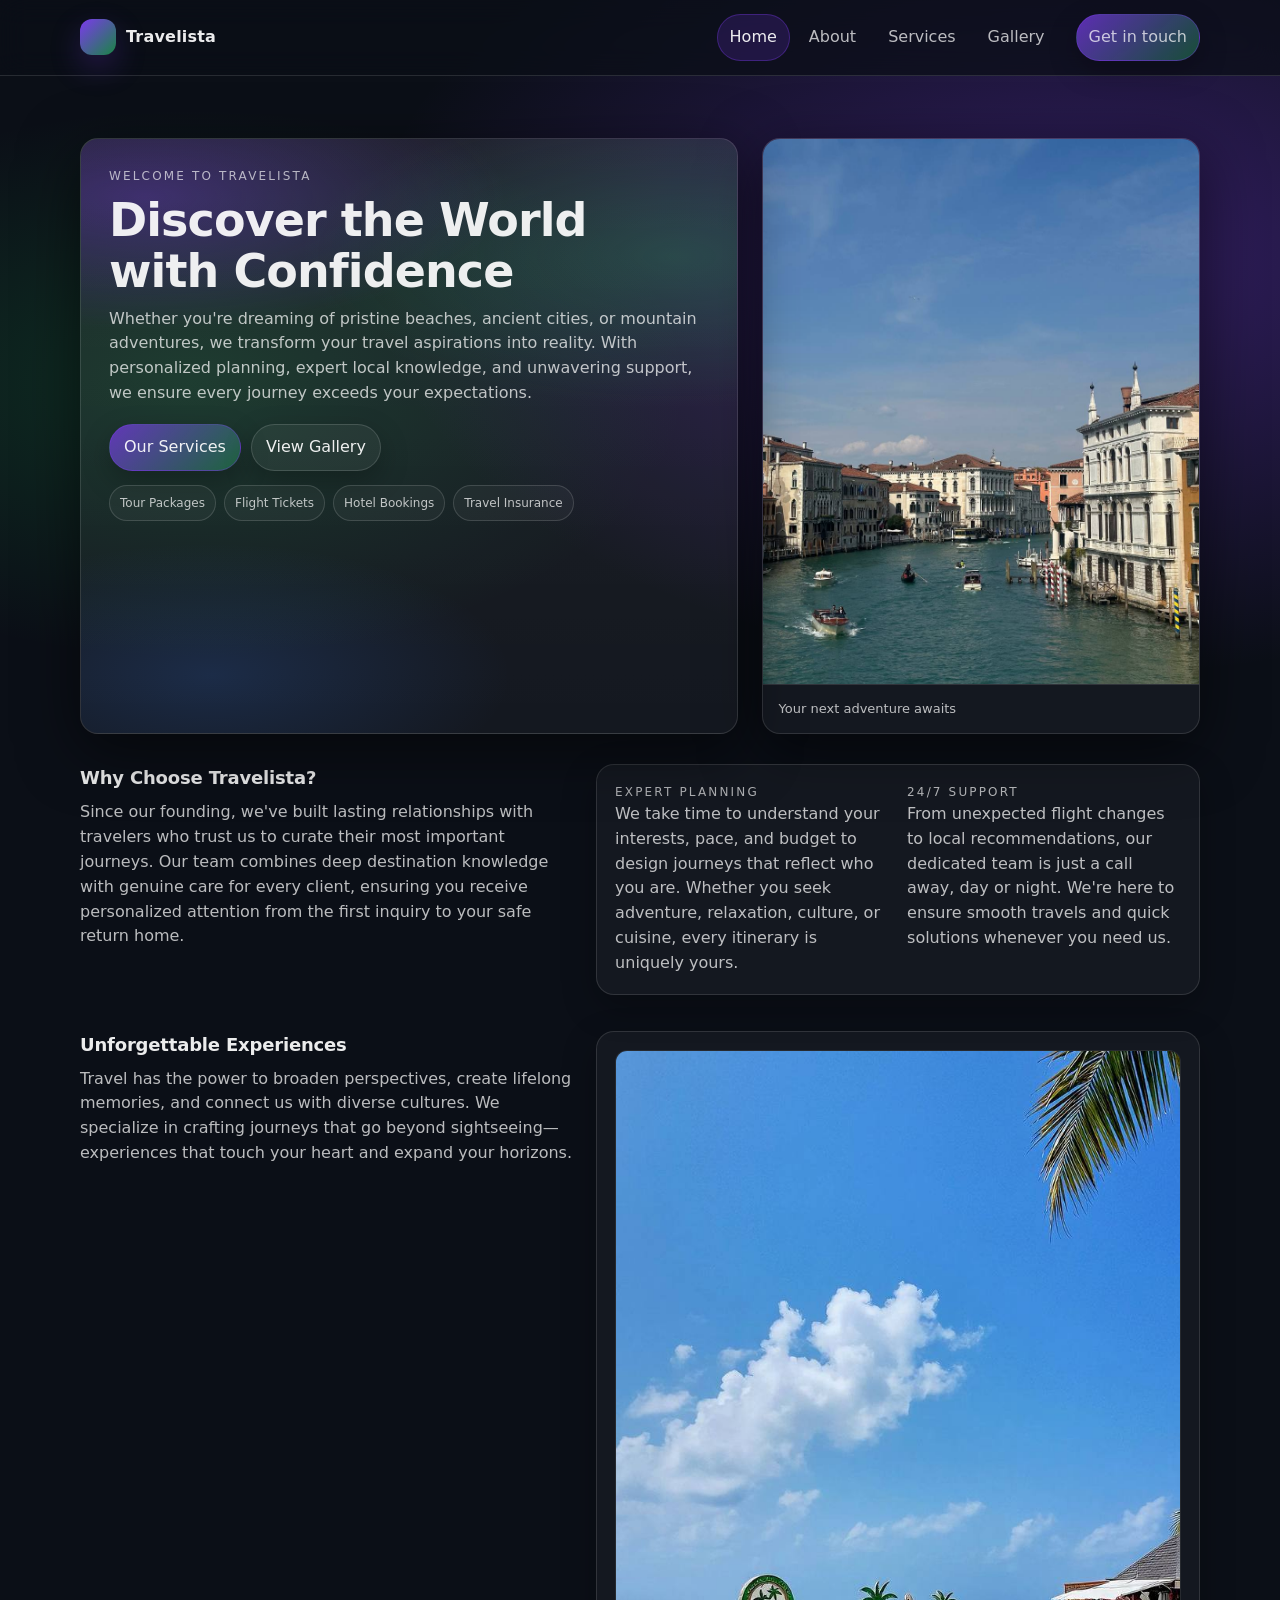
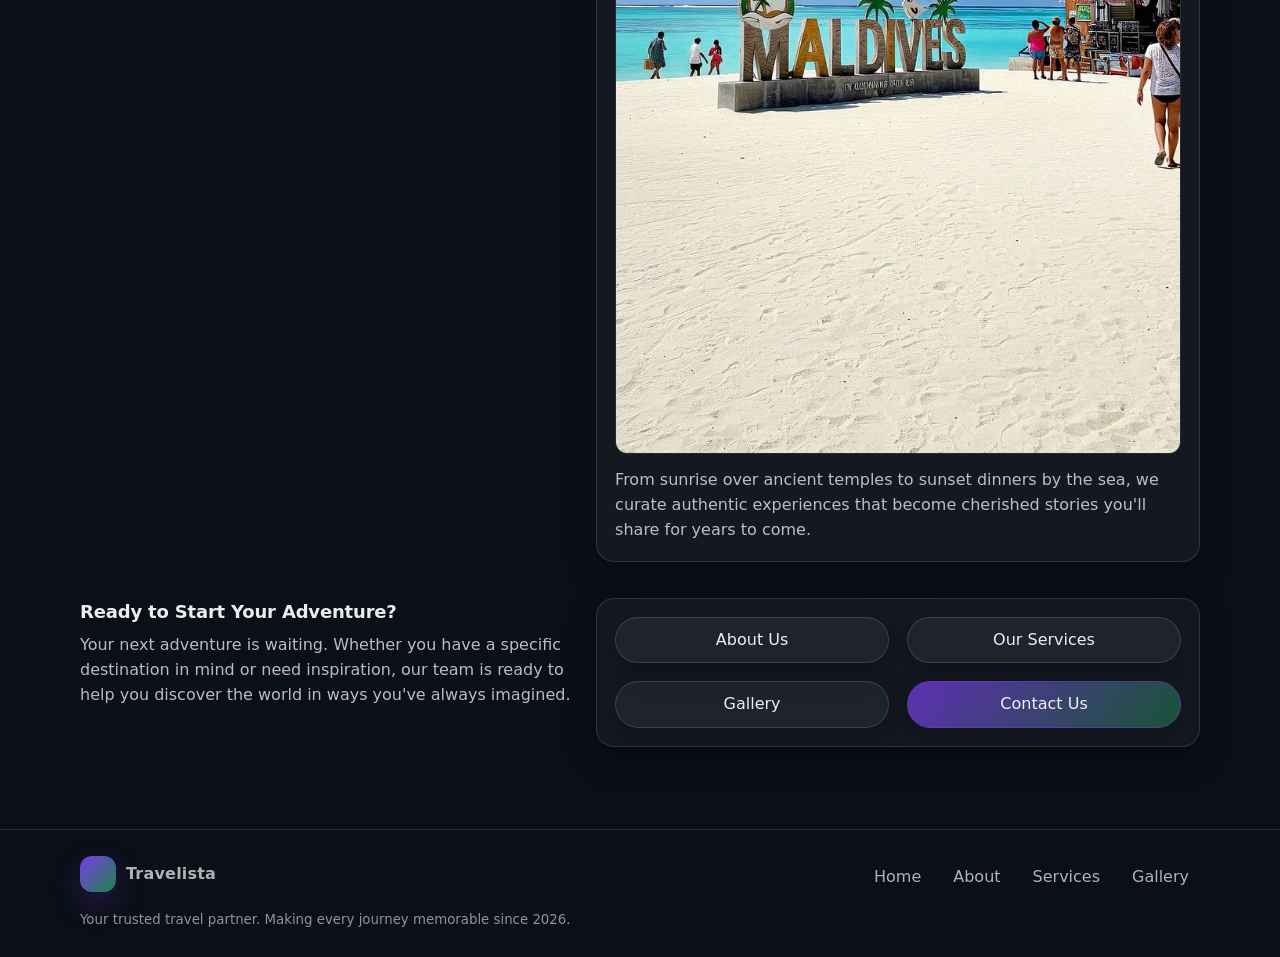
<file: index.html>
<!doctype html>
<html lang="en">
  <head>
    <meta charset="utf-8" />
    <meta name="viewport" content="width=device-width,initial-scale=1" />
    <title>Travelista — Your Journey Begins Here</title>
    <link rel="stylesheet" href="assets/css/styles.css" />
  </head>
  <body>
    <a class="skip-link" href="#content">Skip to content</a>

    <header class="site-header">
      <div class="container header-inner">
        <a class="brand" href="index.html">
          <span class="brand-mark" aria-hidden="true"></span>
          <span>Travelista</span>
        </a>

        <nav class="nav" data-site-nav aria-label="Primary">
          <button class="button menu-button" type="button" data-menu-button aria-expanded="false" aria-controls="nav-links">
            <span class="menu-icon" aria-hidden="true"><span></span><span></span><span></span></span>
            <span>Menu</span>
          </button>

          <div class="nav-links" id="nav-links" data-nav-links>
            <a href="index.html">Home</a>
            <a href="pages/about.html">About</a>
            <a href="pages/services.html">Services</a>
            <a href="pages/gallery.html">Gallery</a>
          </div>

          <div class="nav-cta">
            <a class="button primary" data-navigate="pages/about.html#contact" role="button">Get in touch</a>
          </div>
        </nav>
      </div>
    </header>

    <main class="main" id="content">
      <section class="hero">
        <div class="container hero-grid">
          <div class="hero-card">
            <div class="kicker">Welcome to Travelista</div>
            <h1 class="h1">Discover the World with Confidence</h1>
            <p class="lead">
              Whether you're dreaming of pristine beaches, ancient cities, or mountain adventures, we transform your travel aspirations into reality. With personalized planning, expert local knowledge, and unwavering support, we ensure every journey exceeds your expectations.
            </p>
            <div class="hero-actions">
              <a class="button primary" data-navigate="pages/services.html" role="button">Our Services</a>
              <a class="button" data-navigate="pages/gallery.html" role="button">View Gallery</a>
            </div>
            <div class="tag-row" aria-label="Highlights">
              <span class="tag">Tour Packages</span>
              <span class="tag">Flight Tickets</span>
              <span class="tag">Hotel Bookings</span>
              <span class="tag">Travel Insurance</span>
            </div>
          </div>

          <aside class="hero-aside" aria-label="Featured image">
            <img
              src="assets/images/hero-main.jpeg"
              alt="Beautiful travel destination"
              loading="lazy"
            />
            <div class="aside-meta">Your next adventure awaits</div>
          </aside>
        </div>
      </section>

      <section class="section" id="sections">
        <div class="container">
          <div class="section-grid">
            <div>
              <h2 class="section-title">Why Choose Travelista?</h2>
              <p class="section-text">
                Since our founding, we've built lasting relationships with travelers who trust us to curate their most important journeys. Our team combines deep destination knowledge with genuine care for every client, ensuring you receive personalized attention from the first inquiry to your safe return home.
              </p>
            </div>
            <div class="card">
              <div class="split">
                <div>
                  <div class="kicker">Expert Planning</div>
                  <p class="section-text">
                    We take time to understand your interests, pace, and budget to design journeys that reflect who you are. Whether you seek adventure, relaxation, culture, or cuisine, every itinerary is uniquely yours.
                  </p>
                </div>
                <div>
                  <div class="kicker">24/7 Support</div>
                  <p class="section-text">
                    From unexpected flight changes to local recommendations, our dedicated team is just a call away, day or night. We're here to ensure smooth travels and quick solutions whenever you need us.
                  </p>
                </div>
              </div>
            </div>
          </div>
        </div>
      </section>

      <section class="section">
        <div class="container">
          <div class="section-grid">
            <div>
              <h2 class="section-title">Unforgettable Experiences</h2>
              <p class="section-text">
                Travel has the power to broaden perspectives, create lifelong memories, and connect us with diverse cultures. We specialize in crafting journeys that go beyond sightseeing—experiences that touch your heart and expand your horizons.
              </p>
            </div>
            <div class="card">
              <div class="media">
                <img
                  src="assets/images/travel-1.jpeg"
                  alt="Beautiful travel destination"
                  loading="lazy"
                />
              </div>
              <div style="height: 14px"></div>
              <p class="section-text">
                From sunrise over ancient temples to sunset dinners by the sea, we curate authentic experiences that become cherished stories you'll share for years to come.
              </p>
            </div>
          </div>
        </div>
      </section>

      <section class="section">
        <div class="container">
          <div class="section-grid">
            <div>
              <h2 class="section-title">Ready to Start Your Adventure?</h2>
              <p class="section-text">
                Your next adventure is waiting. Whether you have a specific destination in mind or need inspiration, our team is ready to help you discover the world in ways you've always imagined.
              </p>
            </div>
            <div class="card">
              <div class="split">
                <a class="button" data-navigate="pages/about.html" role="button">About Us</a>
                <a class="button" data-navigate="pages/services.html" role="button">Our Services</a>
                <a class="button" data-navigate="pages/gallery.html" role="button">Gallery</a>
                <a class="button primary" data-navigate="pages/about.html#contact" role="button">Contact Us</a>
              </div>
            </div>
          </div>
        </div>
      </section>
    </main>

    <footer class="footer">
      <div class="container footer-grid">
        <div>
          <div class="brand">
            <span class="brand-mark" aria-hidden="true"></span>
            <span>Travelista</span>
          </div>
          <small>Your trusted travel partner. Making every journey memorable since 2026.</small>
        </div>
        <div class="footer-links" aria-label="Footer links">
          <a href="index.html">Home</a>
          <a href="pages/about.html">About</a>
          <a href="pages/services.html">Services</a>
          <a href="pages/gallery.html">Gallery</a>
        </div>
      </div>
    </footer>

    <script src="assets/js/main.js"></script>
  </body>
</html>
</file>
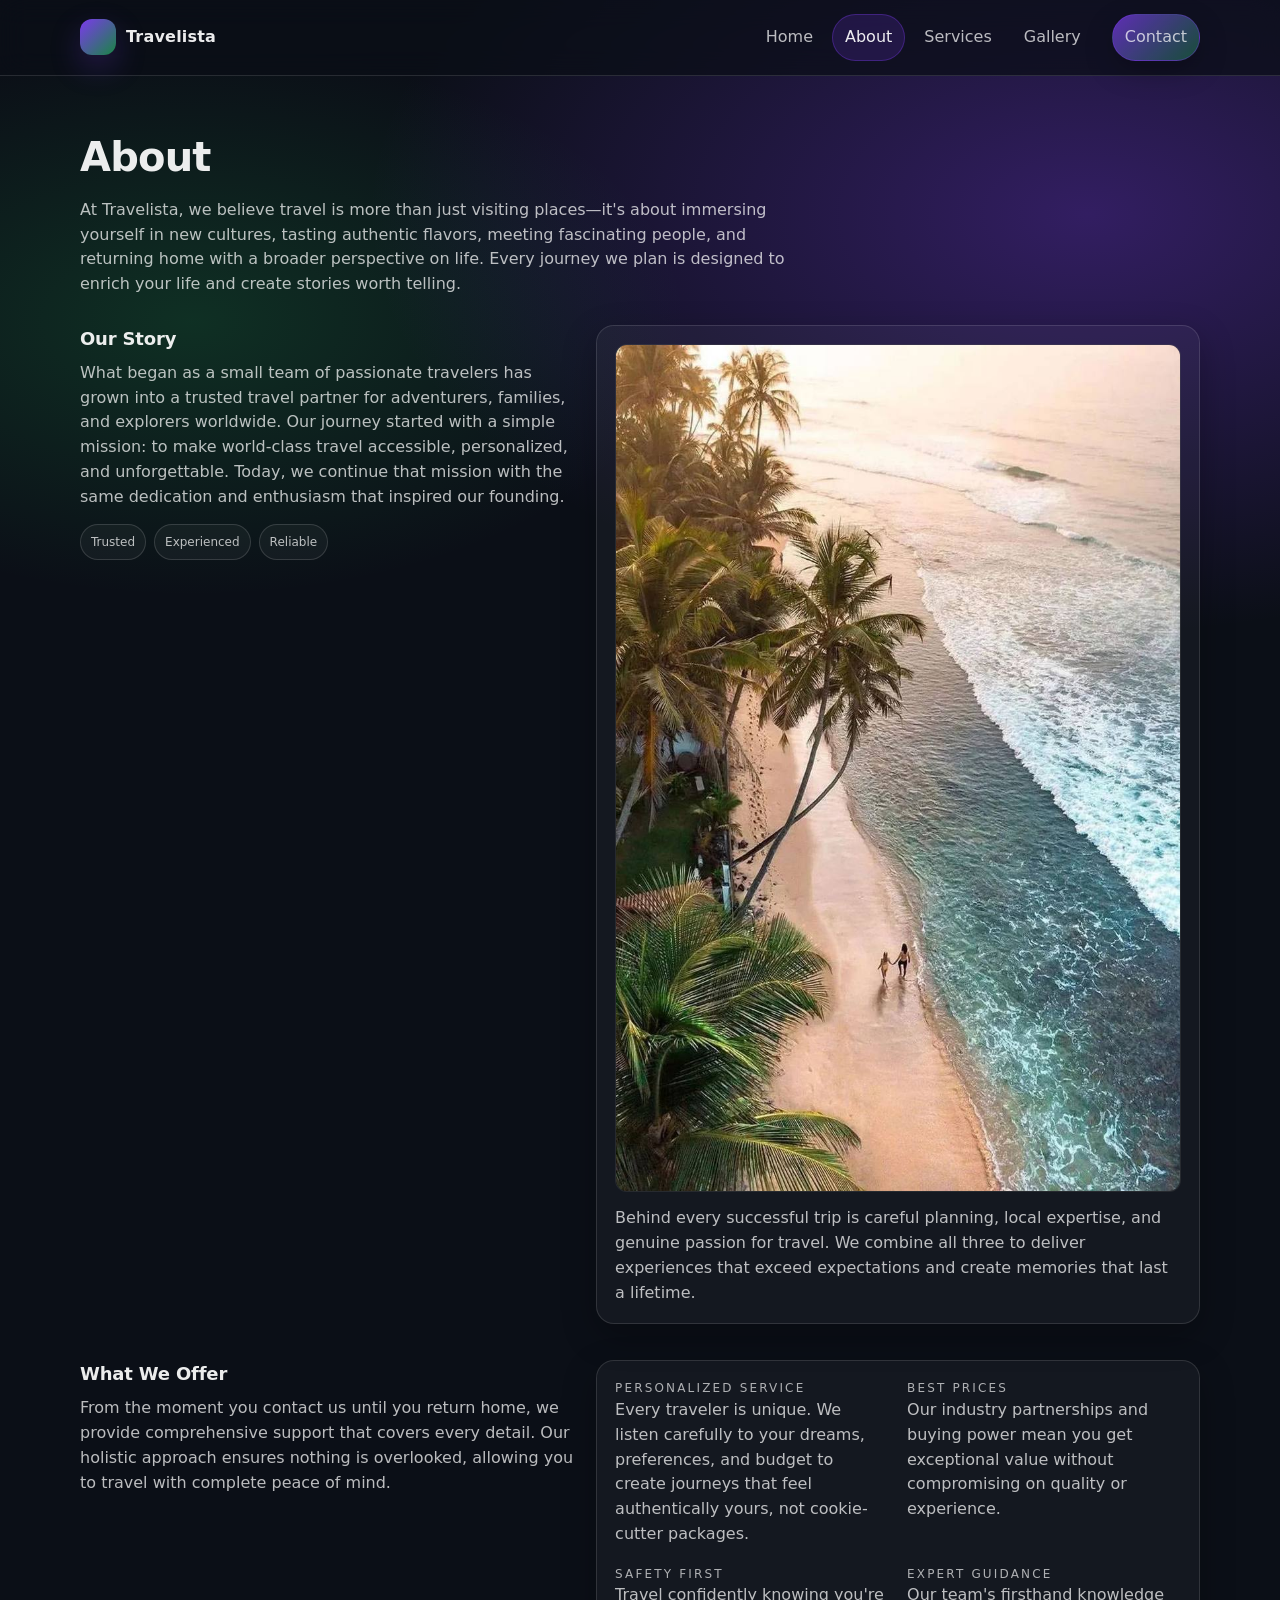
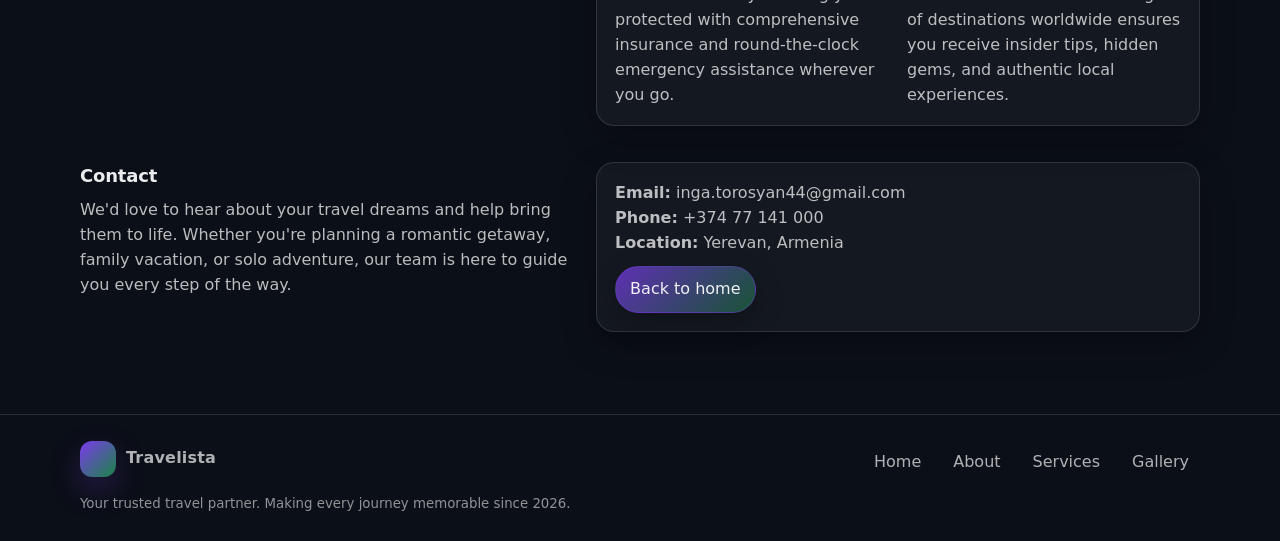
<file: pages/about.html>
<!doctype html>
<html lang="en">
  <head>
    <meta charset="utf-8" />
    <meta name="viewport" content="width=device-width,initial-scale=1" />
    <title>Travelista — About</title>
    <link rel="stylesheet" href="../assets/css/styles.css" />
  </head>
  <body>
    <a class="skip-link" href="#content">Skip to content</a>

    <header class="site-header">
      <div class="container header-inner">
        <a class="brand" href="../index.html">
          <span class="brand-mark" aria-hidden="true"></span>
          <span>Travelista</span>
        </a>

        <nav class="nav" data-site-nav aria-label="Primary">
          <button class="button menu-button" type="button" data-menu-button aria-expanded="false" aria-controls="nav-links">
            <span class="menu-icon" aria-hidden="true"><span></span><span></span><span></span></span>
            <span>Menu</span>
          </button>

          <div class="nav-links" id="nav-links" data-nav-links>
            <a href="../index.html">Home</a>
            <a href="about.html">About</a>
            <a href="services.html">Services</a>
            <a href="gallery.html">Gallery</a>
          </div>

          <div class="nav-cta">
            <a class="button primary" data-navigate="#contact" role="button">Contact</a>
          </div>
        </nav>
      </div>
    </header>

    <main class="main" id="content">
      <section class="page-title">
        <div class="container">
          <h1>About</h1>
          <p>
            At Travelista, we believe travel is more than just visiting places—it's about immersing yourself in new cultures, 
            tasting authentic flavors, meeting fascinating people, and returning home with a broader perspective on life. 
            Every journey we plan is designed to enrich your life and create stories worth telling.
          </p>
        </div>
      </section>

      <section class="section">
        <div class="container">
          <div class="section-grid">
            <div>
              <h2 class="section-title">Our Story</h2>
              <p class="section-text">
                What began as a small team of passionate travelers has grown into a trusted travel partner for adventurers, 
                families, and explorers worldwide. Our journey started with a simple mission: to make world-class travel 
                accessible, personalized, and unforgettable. Today, we continue that mission with the same dedication and 
                enthusiasm that inspired our founding.
              </p>
              <div class="tag-row">
                <span class="tag">Trusted</span>
                <span class="tag">Experienced</span>
                <span class="tag">Reliable</span>
              </div>
            </div>
            <div class="card">
              <div class="media">
                <img
                  src="../assets/images/travel-2.jpeg"
                  alt="Travel destination"
                  loading="lazy"
                />
              </div>
              <div style="height: 14px"></div>
              <p class="section-text">
                Behind every successful trip is careful planning, local expertise, and genuine passion for travel. 
                We combine all three to deliver experiences that exceed expectations and create memories that last a lifetime.
              </p>
            </div>
          </div>
        </div>
      </section>

      <section class="section">
        <div class="container">
          <div class="section-grid">
            <div>
              <h2 class="section-title">What We Offer</h2>
              <p class="section-text">
                From the moment you contact us until you return home, we provide comprehensive support that covers every detail. 
                Our holistic approach ensures nothing is overlooked, allowing you to travel with complete peace of mind.
              </p>
            </div>
            <div class="card">
              <div class="split">
                <div>
                  <div class="kicker">Personalized Service</div>
                  <p class="section-text">Every traveler is unique. We listen carefully to your dreams, preferences, and budget to create journeys that feel authentically yours, not cookie-cutter packages.</p>
                </div>
                <div>
                  <div class="kicker">Best Prices</div>
                  <p class="section-text">Our industry partnerships and buying power mean you get exceptional value without compromising on quality or experience.</p>
                </div>
                <div>
                  <div class="kicker">Safety First</div>
                  <p class="section-text">Travel confidently knowing you're protected with comprehensive insurance and round-the-clock emergency assistance wherever you go.</p>
                </div>
                <div>
                  <div class="kicker">Expert Guidance</div>
                  <p class="section-text">Our team's firsthand knowledge of destinations worldwide ensures you receive insider tips, hidden gems, and authentic local experiences.</p>
                </div>
              </div>
            </div>
          </div>
        </div>
      </section>

      <section class="section" id="contact">
        <div class="container">
          <div class="section-grid">
            <div>
              <h2 class="section-title">Contact</h2>
              <p class="section-text">
                We'd love to hear about your travel dreams and help bring them to life. Whether you're planning a romantic getaway, 
                family vacation, or solo adventure, our team is here to guide you every step of the way.
              </p>
            </div>
            <div class="card">
              <p class="section-text"><strong>Email:</strong> inga.torosyan44@gmail.com</p>
              <p class="section-text"><strong>Phone:</strong> +374 77 141 000</p>
              <p class="section-text"><strong>Location:</strong> Yerevan, Armenia</p>
              <div style="height: 10px"></div>
              <a class="button primary" data-navigate="../index.html" role="button">Back to home</a>
            </div>
          </div>
        </div>
      </section>
    </main>

    <footer class="footer">
      <div class="container footer-grid">
        <div>
          <div class="brand">
            <span class="brand-mark" aria-hidden="true"></span>
            <span>Travelista</span>
          </div>
          <small>Your trusted travel partner. Making every journey memorable since 2026.</small>
        </div>
        <div class="footer-links" aria-label="Footer links">
          <a href="../index.html">Home</a>
          <a href="about.html">About</a>
          <a href="services.html">Services</a>
          <a href="gallery.html">Gallery</a>
        </div>
      </div>
    </footer>

    <script src="../assets/js/main.js"></script>
  </body>
</html>
</file>
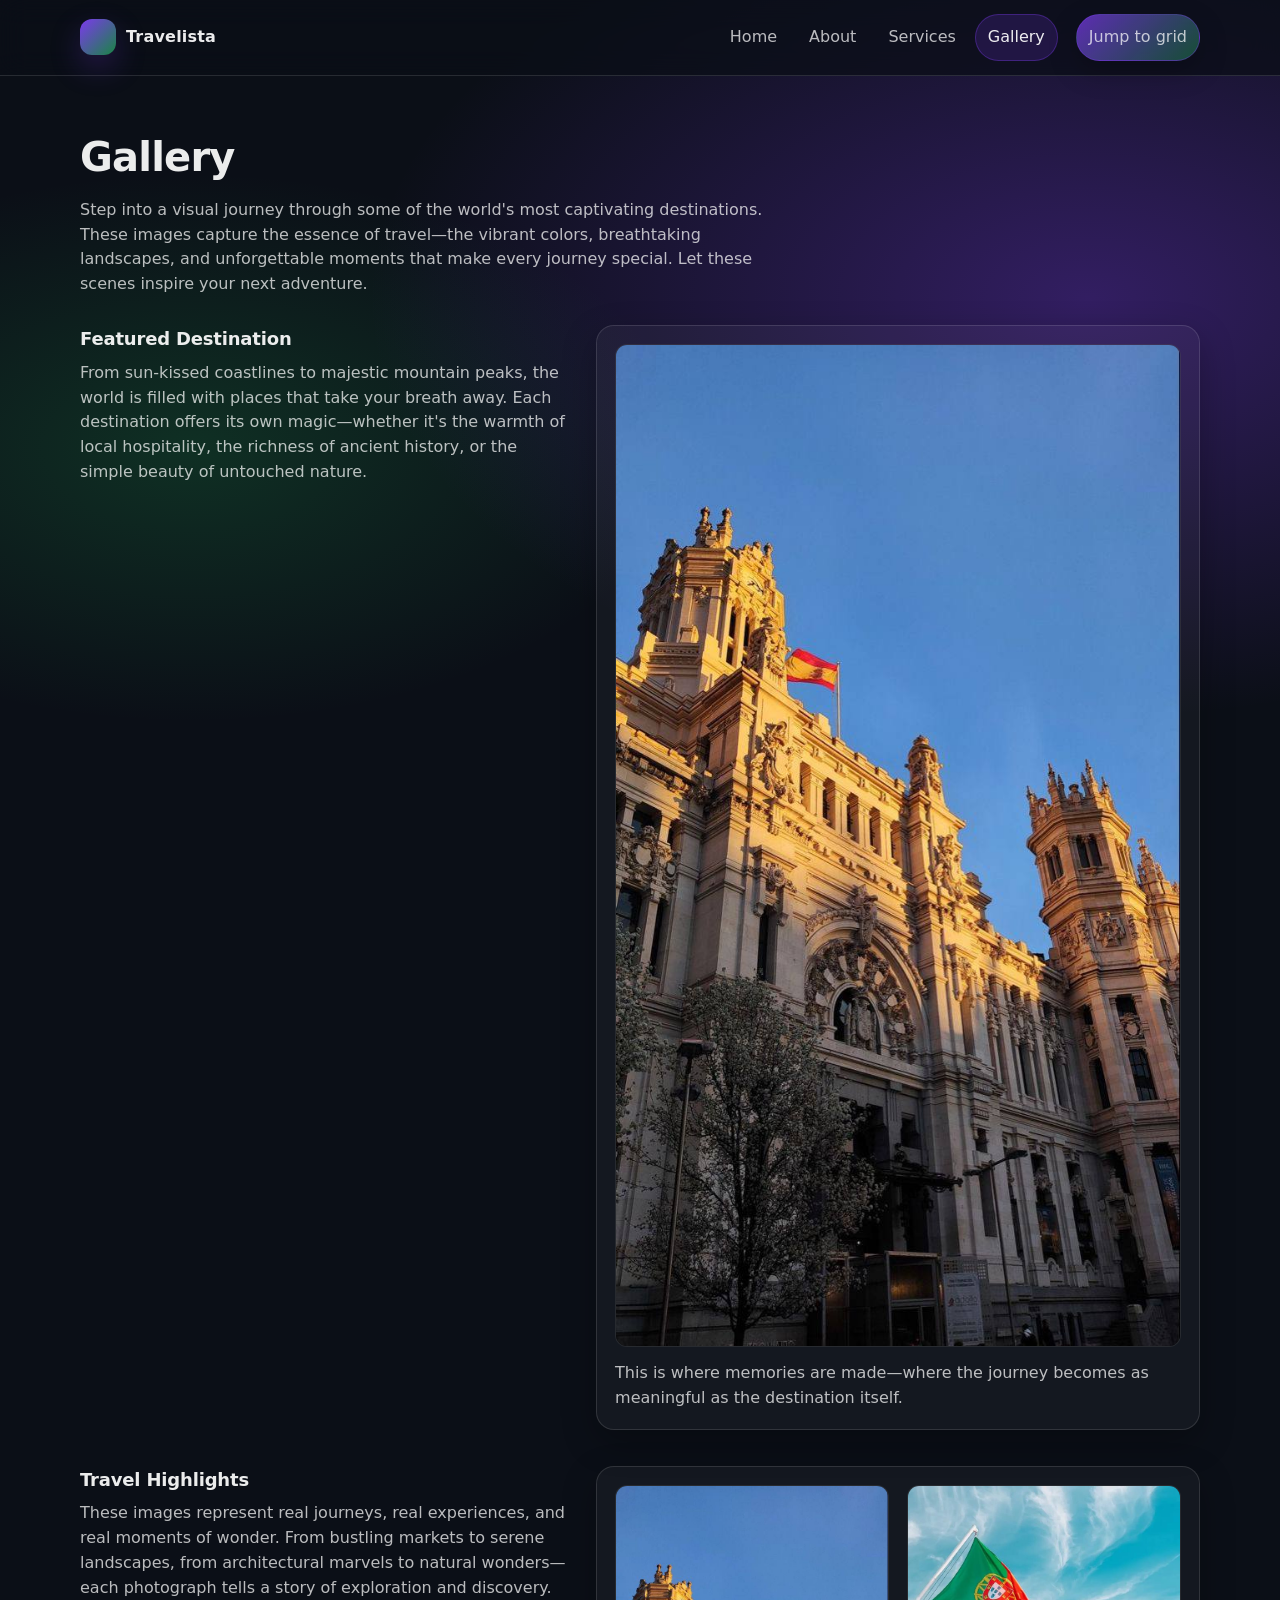
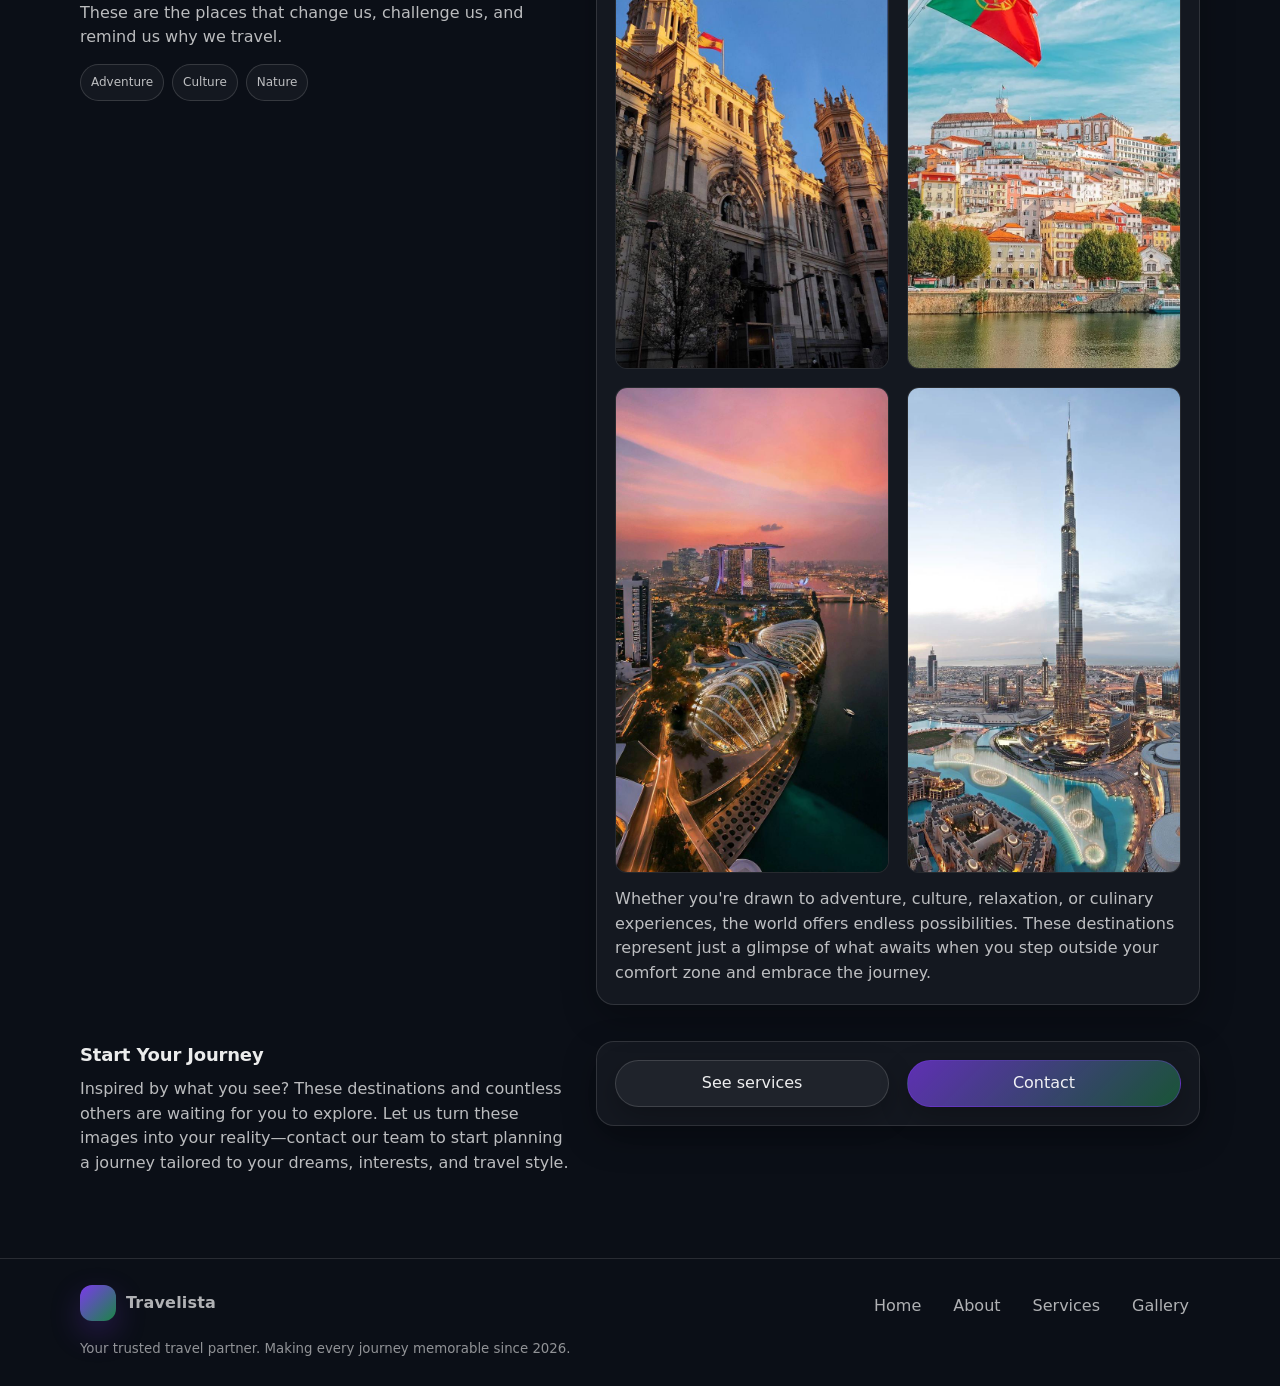
<file: pages/gallery.html>
<!doctype html>
<html lang="en">
  <head>
    <meta charset="utf-8" />
    <meta name="viewport" content="width=device-width,initial-scale=1" />
    <title>Travelista — Gallery</title>
    <link rel="stylesheet" href="../assets/css/styles.css" />
  </head>
  <body>
    <a class="skip-link" href="#content">Skip to content</a>

    <header class="site-header">
      <div class="container header-inner">
        <a class="brand" href="../index.html">
          <span class="brand-mark" aria-hidden="true"></span>
          <span>Travelista</span>
        </a>

        <nav class="nav" data-site-nav aria-label="Primary">
          <button class="button menu-button" type="button" data-menu-button aria-expanded="false" aria-controls="nav-links">
            <span class="menu-icon" aria-hidden="true"><span></span><span></span><span></span></span>
            <span>Menu</span>
          </button>

          <div class="nav-links" id="nav-links" data-nav-links>
            <a href="../index.html">Home</a>
            <a href="about.html">About</a>
            <a href="services.html">Services</a>
            <a href="gallery.html">Gallery</a>
          </div>

          <div class="nav-cta">
            <a class="button primary" data-navigate="#grid" role="button">Jump to grid</a>
          </div>
        </nav>
      </div>
    </header>

    <main class="main" id="content">
      <section class="page-title">
        <div class="container">
          <h1>Gallery</h1>
          <p>
            Step into a visual journey through some of the world's most captivating destinations. These images capture the essence of travel—the vibrant colors, breathtaking landscapes, and unforgettable moments that make every journey special. Let these scenes inspire your next adventure.
          </p>
        </div>
      </section>

      <section class="section">
        <div class="container">
          <div class="section-grid">
            <div>
              <h2 class="section-title">Featured Destination</h2>
              <p class="section-text">
                From sun-kissed coastlines to majestic mountain peaks, the world is filled with places that take your breath away. 
                Each destination offers its own magic—whether it's the warmth of local hospitality, the richness of ancient history, 
                or the simple beauty of untouched nature.
              </p>
            </div>
            <div class="card">
              <div class="media">
                <img
                  src="../assets/images/travel-3.jpeg"
                  alt="Featured travel destination"
                  loading="lazy"
                />
              </div>
              <div style="height: 14px"></div>
              <p class="section-text">This is where memories are made—where the journey becomes as meaningful as the destination itself.</p>
            </div>
          </div>
        </div>
      </section>

      <section class="section" id="grid">
        <div class="container">
          <div class="section-grid">
            <div>
              <h2 class="section-title">Travel Highlights</h2>
              <p class="section-text">
                These images represent real journeys, real experiences, and real moments of wonder. From bustling markets to serene landscapes, 
                from architectural marvels to natural wonders—each photograph tells a story of exploration and discovery. 
                These are the places that change us, challenge us, and remind us why we travel.
              </p>
              <div class="tag-row">
                <span class="tag">Adventure</span>
                <span class="tag">Culture</span>
                <span class="tag">Nature</span>
              </div>
            </div>
            <div class="card">
              <div class="split">
                <div class="media">
                  <img
                    src="../assets/images/travel-3.jpeg"
                    alt="Travel destination"
                    loading="lazy"
                  />
                </div>
                <div class="media">
                  <img
                    src="../assets/images/travel-4.jpeg"
                    alt="Travel destination"
                    loading="lazy"
                  />
                </div>
                <div class="media">
                  <img
                    src="../assets/images/travel-5.jpeg"
                    alt="Travel destination"
                    loading="lazy"
                  />
                </div>
                <div class="media">
                  <img
                    src="../assets/images/travel-6.jpeg"
                    alt="Travel destination"
                    loading="lazy"
                  />
                </div>
              </div>
              <div style="height: 14px"></div>
              <p class="section-text">Whether you're drawn to adventure, culture, relaxation, or culinary experiences, the world offers endless possibilities. These destinations represent just a glimpse of what awaits when you step outside your comfort zone and embrace the journey.</p>
            </div>
          </div>
        </div>
      </section>

      <section class="section">
        <div class="container">
          <div class="section-grid">
            <div>
              <h2 class="section-title">Start Your Journey</h2>
              <p class="section-text">
                Inspired by what you see? These destinations and countless others are waiting for you to explore. 
                Let us turn these images into your reality—contact our team to start planning a journey tailored to your dreams, 
                interests, and travel style.
              </p>
            </div>
            <div class="card">
              <div class="split">
                <a class="button" data-navigate="services.html" role="button">See services</a>
                <a class="button primary" data-navigate="about.html#contact" role="button">Contact</a>
              </div>
            </div>
          </div>
        </div>
      </section>
    </main>

    <footer class="footer">
      <div class="container footer-grid">
        <div>
          <div class="brand">
            <span class="brand-mark" aria-hidden="true"></span>
            <span>Travelista</span>
          </div>
          <small>Your trusted travel partner. Making every journey memorable since 2026.</small>
        </div>
        <div class="footer-links" aria-label="Footer links">
          <a href="../index.html">Home</a>
          <a href="about.html">About</a>
          <a href="services.html">Services</a>
          <a href="gallery.html">Gallery</a>
        </div>
      </div>
    </footer>

    <script src="../assets/js/main.js"></script>
  </body>
</html>
</file>
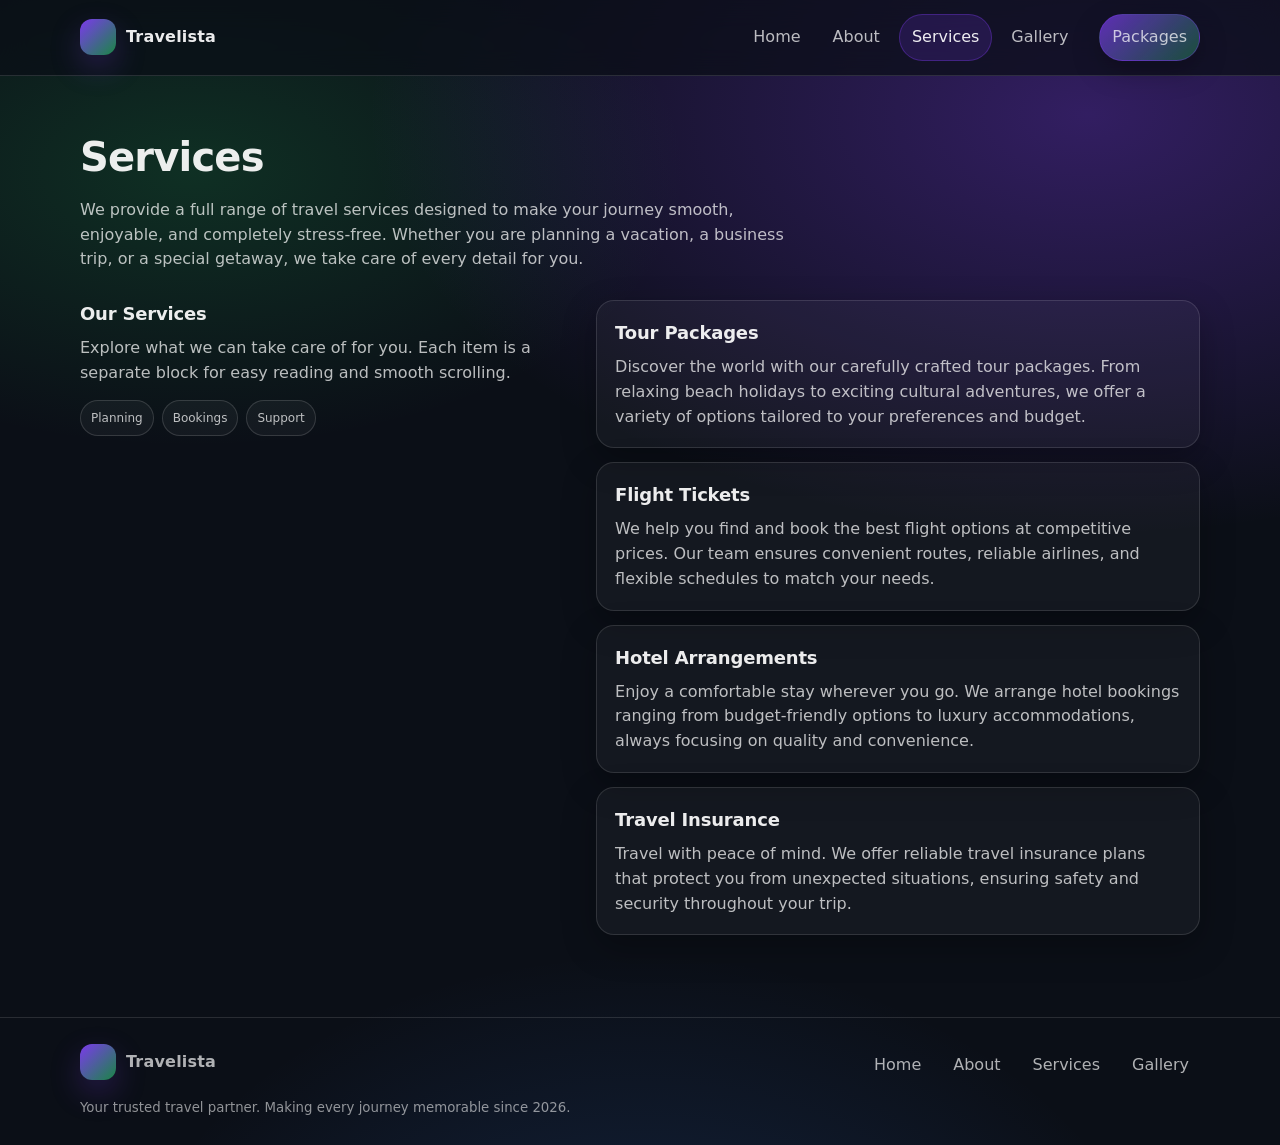
<file: pages/services.html>
<!doctype html>
<html lang="en">
  <head>
    <meta charset="utf-8" />
    <meta name="viewport" content="width=device-width,initial-scale=1" />
    <title>Travelista — Services</title>
    <link rel="stylesheet" href="../assets/css/styles.css" />
  </head>
  <body>
    <a class="skip-link" href="#content">Skip to content</a>

    <header class="site-header">
      <div class="container header-inner">
        <a class="brand" href="../index.html">
          <span class="brand-mark" aria-hidden="true"></span>
          <span>Travelista</span>
        </a>

        <nav class="nav" data-site-nav aria-label="Primary">
          <button class="button menu-button" type="button" data-menu-button aria-expanded="false" aria-controls="nav-links">
            <span class="menu-icon" aria-hidden="true"><span></span><span></span><span></span></span>
            <span>Menu</span>
          </button>

          <div class="nav-links" id="nav-links" data-nav-links>
            <a href="../index.html">Home</a>
            <a href="about.html">About</a>
            <a href="services.html">Services</a>
            <a href="gallery.html">Gallery</a>
          </div>

          <div class="nav-cta">
            <a class="button primary" data-navigate="#packages" role="button">Packages</a>
          </div>
        </nav>
      </div>
    </header>

    <main class="main" id="content">
      <section class="page-title">
        <div class="container">
          <h1>Services</h1>
          <p>
            We provide a full range of travel services designed to make your journey smooth, enjoyable, and completely stress-free. Whether you are planning a vacation, a business trip, or a special getaway, we take care of every detail for you.
          </p>
        </div>
      </section>

      <section class="section">
        <div class="container">
          <div class="section-grid">
            <div>
              <h2 class="section-title">Our Services</h2>
              <p class="section-text">
                Explore what we can take care of for you. Each item is a separate block for easy reading and smooth scrolling.
              </p>
              <div class="tag-row">
                <span class="tag">Planning</span>
                <span class="tag">Bookings</span>
                <span class="tag">Support</span>
              </div>
            </div>
            <div class="stack">
              <div class="card">
                <h3 class="section-title" style="margin-top: 0">Tour Packages</h3>
                <p class="section-text">
                  Discover the world with our carefully crafted tour packages. From relaxing beach holidays to exciting cultural adventures, we offer a variety of options tailored to your preferences and budget.
                </p>
              </div>
              <div class="card">
                <h3 class="section-title" style="margin-top: 0">Flight Tickets</h3>
                <p class="section-text">
                  We help you find and book the best flight options at competitive prices. Our team ensures convenient routes, reliable airlines, and flexible schedules to match your needs.
                </p>
              </div>
              <div class="card">
                <h3 class="section-title" style="margin-top: 0">Hotel Arrangements</h3>
                <p class="section-text">
                  Enjoy a comfortable stay wherever you go. We arrange hotel bookings ranging from budget-friendly options to luxury accommodations, always focusing on quality and convenience.
                </p>
              </div>
              <div class="card">
                <h3 class="section-title" style="margin-top: 0">Travel Insurance</h3>
                <p class="section-text">
                  Travel with peace of mind. We offer reliable travel insurance plans that protect you from unexpected situations, ensuring safety and security throughout your trip.
                </p>
              </div>
            </div>
          </div>
        </div>
      </section>
    </main>

    <footer class="footer">
      <div class="container footer-grid">
        <div>
          <div class="brand">
            <span class="brand-mark" aria-hidden="true"></span>
            <span>Travelista</span>
          </div>
          <small>Your trusted travel partner. Making every journey memorable since 2026.</small>
        </div>
        <div class="footer-links" aria-label="Footer links">
          <a href="../index.html">Home</a>
          <a href="about.html">About</a>
          <a href="services.html">Services</a>
          <a href="gallery.html">Gallery</a>
        </div>
      </div>
    </footer>

    <script src="../assets/js/main.js"></script>
  </body>
</html>
</file>
<file: assets/css/styles.css>
:root {
  --bg: #0b0f17;
  --surface: rgba(255, 255, 255, 0.06);
  --surface-2: rgba(255, 255, 255, 0.09);
  --text: rgba(255, 255, 255, 0.92);
  --muted: rgba(255, 255, 255, 0.72);
  --border: rgba(255, 255, 255, 0.12);
  --brand: #7c3aed;
  --brand-2: #22c55e;
  --shadow: 0 16px 60px rgba(0, 0, 0, 0.55);
  --radius: 18px;
  --radius-sm: 12px;
  --container: 1120px;
  --gutter: 22px;
}

* {
  box-sizing: border-box;
}

html {
  scroll-behavior: smooth;
}

body {
  margin: 0;
  font-family: ui-sans-serif, system-ui, -apple-system, BlinkMacSystemFont, "Segoe UI",
    Roboto, Inter, Arial, "Apple Color Emoji", "Segoe UI Emoji";
  color: var(--text);
  background:
    radial-gradient(1200px 700px at 85% 10%, rgba(124, 58, 237, 0.35), transparent 60%),
    radial-gradient(900px 500px at 15% 15%, rgba(34, 197, 94, 0.18), transparent 55%),
    radial-gradient(900px 700px at 50% 120%, rgba(59, 130, 246, 0.20), transparent 60%),
    var(--bg);
  line-height: 1.55;
}

img {
  max-width: 100%;
  height: auto;
  display: block;
}

a {
  color: inherit;
  text-decoration: none;
}

.container {
  width: min(var(--container), calc(100% - (var(--gutter) * 2)));
  margin-inline: auto;
}

.skip-link {
  position: absolute;
  top: 10px;
  left: 10px;
  padding: 10px 14px;
  border-radius: 999px;
  background: rgba(0, 0, 0, 0.6);
  border: 1px solid var(--border);
  transform: translateY(-130%);
  transition: transform 200ms ease;
  z-index: 1000;
}

.skip-link:focus {
  transform: translateY(0);
  outline: none;
}

.site-header {
  position: sticky;
  top: 0;
  z-index: 50;
  backdrop-filter: blur(14px);
  background: rgba(11, 15, 23, 0.72);
  border-bottom: 1px solid var(--border);
}

.header-inner {
  display: flex;
  align-items: center;
  justify-content: space-between;
  gap: 14px;
  padding: 14px 0;
}

.brand {
  display: inline-flex;
  align-items: center;
  gap: 10px;
  font-weight: 650;
  letter-spacing: 0.2px;
}

.brand-mark {
  width: 36px;
  height: 36px;
  border-radius: 12px;
  background: linear-gradient(135deg, var(--brand), rgba(34, 197, 94, 0.65));
  box-shadow: 0 12px 30px rgba(124, 58, 237, 0.25);
}

.nav {
  display: flex;
  align-items: center;
  gap: 18px;
}

.nav-links {
  display: flex;
  align-items: center;
  gap: 6px;
}

.nav a {
  display: inline-flex;
  align-items: center;
  justify-content: center;
  padding: 10px 12px;
  border-radius: 999px;
  color: var(--muted);
  border: 1px solid transparent;
  transition: background 200ms ease, border-color 200ms ease, color 200ms ease;
}

.nav a:hover {
  color: var(--text);
  background: rgba(255, 255, 255, 0.06);
  border-color: rgba(255, 255, 255, 0.10);
}

.nav a[aria-current="page"] {
  color: var(--text);
  background: rgba(124, 58, 237, 0.18);
  border-color: rgba(124, 58, 237, 0.35);
}

.nav-cta {
  display: inline-flex;
  align-items: center;
  gap: 10px;
}

.button {
  display: inline-flex;
  align-items: center;
  justify-content: center;
  gap: 10px;
  padding: 10px 14px;
  border-radius: 999px;
  border: 1px solid rgba(255, 255, 255, 0.14);
  background: rgba(255, 255, 255, 0.05);
  color: var(--text);
  box-shadow: 0 10px 28px rgba(0, 0, 0, 0.25);
  transition: transform 180ms ease, background 200ms ease, border-color 200ms ease;
}

.button:hover {
  transform: translateY(-1px);
  background: rgba(255, 255, 255, 0.08);
  border-color: rgba(255, 255, 255, 0.20);
}

.button.primary {
  border-color: rgba(124, 58, 237, 0.35);
  background: linear-gradient(135deg, rgba(124, 58, 237, 0.72), rgba(34, 197, 94, 0.35));
}

.button.primary:hover {
  background: linear-gradient(135deg, rgba(124, 58, 237, 0.82), rgba(34, 197, 94, 0.42));
}

.menu-button {
  display: none;
  padding: 10px 12px;
}

.menu-icon {
  width: 18px;
  height: 12px;
  display: grid;
  gap: 4px;
}

.menu-icon span {
  display: block;
  height: 2px;
  background: rgba(255, 255, 255, 0.85);
  border-radius: 999px;
}

.hero {
  padding: 46px 0 12px;
}

.hero-grid {
  display: grid;
  grid-template-columns: 1.2fr 0.8fr;
  gap: 24px;
  align-items: stretch;
}

.hero-card {
  border-radius: var(--radius);
  border: 1px solid var(--border);
  background: linear-gradient(180deg, rgba(255, 255, 255, 0.08), rgba(255, 255, 255, 0.04));
  box-shadow: var(--shadow);
  padding: 28px;
  overflow: hidden;
  position: relative;
}

.hero-card::before {
  content: "";
  position: absolute;
  inset: -2px;
  background:
    radial-gradient(600px 220px at 10% 10%, rgba(124, 58, 237, 0.34), transparent 60%),
    radial-gradient(600px 240px at 90% 20%, rgba(34, 197, 94, 0.22), transparent 62%),
    radial-gradient(500px 220px at 20% 90%, rgba(59, 130, 246, 0.18), transparent 60%);
  pointer-events: none;
  z-index: 0;
}

.hero-card > * {
  position: relative;
  z-index: 1;
}

.kicker {
  font-size: 12px;
  letter-spacing: 0.18em;
  text-transform: uppercase;
  color: rgba(255, 255, 255, 0.66);
}

.h1 {
  margin: 10px 0 10px;
  font-size: clamp(30px, 4vw, 46px);
  line-height: 1.1;
  letter-spacing: -0.02em;
}

.lead {
  margin: 0 0 18px;
  color: var(--muted);
  font-size: 16px;
  max-width: 58ch;
}

.hero-actions {
  display: flex;
  flex-wrap: wrap;
  gap: 10px;
  margin-top: 18px;
}

.hero-aside {
  border-radius: var(--radius);
  border: 1px solid var(--border);
  background: rgba(255, 255, 255, 0.04);
  box-shadow: var(--shadow);
  overflow: hidden;
  display: grid;
  grid-template-rows: 1fr auto;
}

.hero-aside img {
  width: 100%;
  height: 100%;
  object-fit: cover;
  aspect-ratio: 4 / 5;
}

.hero-aside .aside-meta {
  padding: 14px 16px;
  border-top: 1px solid var(--border);
  color: var(--muted);
  font-size: 13px;
}

.main {
  padding: 16px 0 64px;
}

.section {
  padding: 18px 0;
}

.section-grid {
  display: grid;
  grid-template-columns: 0.9fr 1.1fr;
  gap: 22px;
  align-items: start;
}

.section-title {
  margin: 0 0 8px;
  font-size: 18px;
  letter-spacing: -0.01em;
}

.section-text {
  margin: 0;
  color: var(--muted);
}

.card {
  border-radius: var(--radius);
  border: 1px solid var(--border);
  background: rgba(255, 255, 255, 0.04);
  box-shadow: 0 12px 34px rgba(0, 0, 0, 0.28);
  padding: 18px;
}

.media {
  border-radius: calc(var(--radius) - 6px);
  overflow: hidden;
  border: 1px solid rgba(255, 255, 255, 0.10);
  background: rgba(0, 0, 0, 0.25);
}

.media img {
  width: 100%;
  height: 100%;
  object-fit: cover;
}

.tag-row {
  display: flex;
  flex-wrap: wrap;
  gap: 8px;
  margin-top: 14px;
}

.tag {
  font-size: 12px;
  color: rgba(255, 255, 255, 0.72);
  border: 1px solid rgba(255, 255, 255, 0.14);
  background: rgba(255, 255, 255, 0.04);
  padding: 8px 10px;
  border-radius: 999px;
}

.stack {
  display: grid;
  gap: 14px;
}

.split {
  display: grid;
  grid-template-columns: 1fr 1fr;
  gap: 18px;
}

.footer {
  border-top: 1px solid var(--border);
  padding: 26px 0;
  color: rgba(255, 255, 255, 0.68);
}

.footer-grid {
  display: grid;
  grid-template-columns: 1.1fr 0.9fr;
  gap: 18px;
  align-items: start;
}

.footer small {
  display: block;
  margin-top: 10px;
  color: rgba(255, 255, 255, 0.55);
}

.footer-links {
  display: flex;
  flex-wrap: wrap;
  gap: 10px;
  justify-content: flex-end;
}

.footer-links a {
  color: rgba(255, 255, 255, 0.68);
  padding: 8px 10px;
  border-radius: 999px;
  border: 1px solid transparent;
}

.footer-links a:hover {
  color: var(--text);
  background: rgba(255, 255, 255, 0.05);
  border-color: rgba(255, 255, 255, 0.10);
}

.page-title {
  padding: 34px 0 10px;
}

.page-title h1 {
  margin: 0;
  font-size: clamp(26px, 3.4vw, 40px);
  letter-spacing: -0.02em;
}

.page-title p {
  margin: 10px 0 0;
  color: var(--muted);
  max-width: 70ch;
}

@media (max-width: 920px) {
  .hero-grid {
    grid-template-columns: 1fr;
  }

  .section-grid {
    grid-template-columns: 1fr;
  }

  .split {
    grid-template-columns: 1fr;
  }

  .footer-grid {
    grid-template-columns: 1fr;
  }

  .footer-links {
    justify-content: flex-start;
  }
}

@media (max-width: 760px) {
  :root {
    --gutter: 16px;
  }

  .nav-links {
    position: fixed;
    top: 64px;
    right: 14px;
    left: 14px;
    display: none;
    flex-direction: column;
    align-items: stretch;
    gap: 6px;
    padding: 10px;
    border-radius: var(--radius);
    background: rgba(11, 15, 23, 0.92);
    border: 1px solid var(--border);
    box-shadow: var(--shadow);
  }

  .nav-links.is-open {
    display: flex;
  }

  .nav a {
    justify-content: flex-start;
    padding: 12px 12px;
  }

  .menu-button {
    display: inline-flex;
  }

  .nav-cta {
    display: none;
  }
}
</file>
